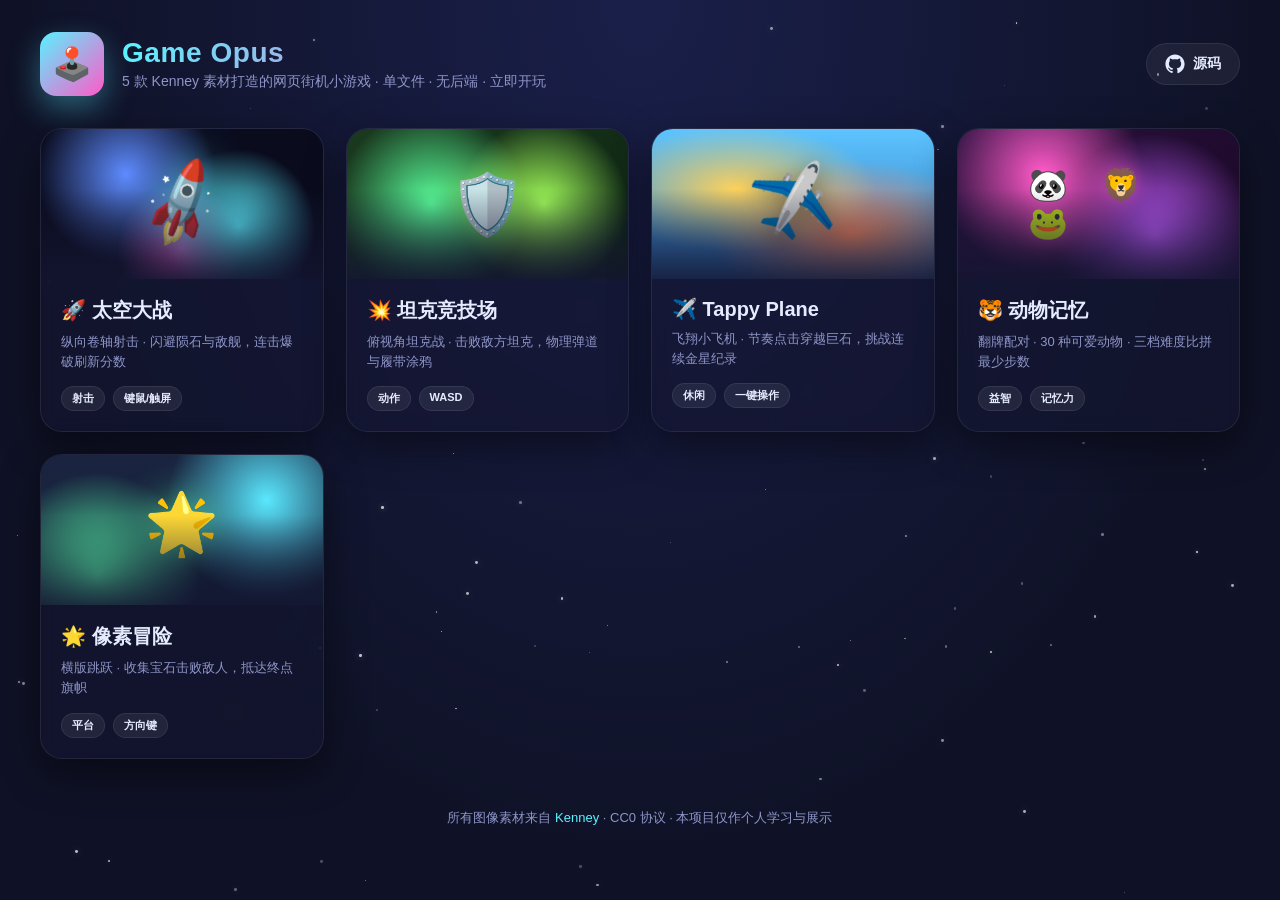
<file: index.html>
<!DOCTYPE html>
<html lang="zh-CN">
<head>
  <meta charset="UTF-8">
  <title>Game Opus · Kenney 像素街机厅</title>
  <meta name="viewport" content="width=device-width, initial-scale=1, maximum-scale=1, user-scalable=no">
  <meta name="theme-color" content="#0f1226">
  <meta name="description" content="使用 Kenney CC0 素材打造的网页小游戏合集 - 太空射击、坦克对战、Tappy Plane、动物记忆、平台跳跃">
  <link rel="icon" type="image/svg+xml" href="favicon.svg">
  <link rel="stylesheet" href="shared/loader.css">
  <link rel="stylesheet" href="home.css">
</head>
<body class="home">
  <div class="stars" id="stars"></div>

  <header class="home-header">
    <div class="brand">
      <div class="logo">🕹️</div>
      <div>
        <h1>Game Opus</h1>
        <p>5 款 Kenney 素材打造的网页街机小游戏 · 单文件 · 无后端 · 立即开玩</p>
      </div>
    </div>
    <a class="github-link" href="https://github.com/GordenSun/Game-Opus" target="_blank" rel="noopener">
      <svg viewBox="0 0 24 24" width="20" height="20" fill="currentColor"><path d="M12 .5C5.65.5.5 5.65.5 12c0 5.08 3.29 9.39 7.86 10.91.58.11.79-.25.79-.56v-2c-3.2.7-3.87-1.37-3.87-1.37-.52-1.32-1.27-1.67-1.27-1.67-1.04-.71.08-.7.08-.7 1.15.08 1.76 1.18 1.76 1.18 1.02 1.75 2.69 1.24 3.35.95.1-.74.4-1.24.72-1.53-2.55-.29-5.24-1.28-5.24-5.7 0-1.26.45-2.28 1.18-3.08-.12-.29-.51-1.46.11-3.04 0 0 .97-.31 3.18 1.18.92-.26 1.91-.39 2.89-.39.98 0 1.97.13 2.89.39 2.21-1.49 3.18-1.18 3.18-1.18.62 1.58.23 2.75.11 3.04.74.8 1.18 1.82 1.18 3.08 0 4.43-2.69 5.4-5.26 5.69.41.36.78 1.06.78 2.14v3.17c0 .31.21.68.8.56C20.21 21.39 23.5 17.08 23.5 12 23.5 5.65 18.35.5 12 .5z"/></svg>
      源码
    </a>
  </header>

  <main class="grid">
    <a class="card" href="games/space-shooter/index.html" style="--c1:#5af2ff;--c2:#5e8bff;">
      <div class="cover cover-space"></div>
      <div class="info">
        <h2>🚀 太空大战</h2>
        <p>纵向卷轴射击 · 闪避陨石与敌舰，连击爆破刷新分数</p>
        <div class="tags"><span>射击</span><span>键鼠/触屏</span></div>
      </div>
    </a>

    <a class="card" href="games/tank-battle/index.html" style="--c1:#a3ff5a;--c2:#5aff9b;">
      <div class="cover cover-tank"></div>
      <div class="info">
        <h2>💥 坦克竞技场</h2>
        <p>俯视角坦克战 · 击败敌方坦克，物理弹道与履带涂鸦</p>
        <div class="tags"><span>动作</span><span>WASD</span></div>
      </div>
    </a>

    <a class="card" href="games/tappy-plane/index.html" style="--c1:#ffd25a;--c2:#ff8a5a;">
      <div class="cover cover-plane"></div>
      <div class="info">
        <h2>✈️ Tappy Plane</h2>
        <p>飞翔小飞机 · 节奏点击穿越巨石，挑战连续金星纪录</p>
        <div class="tags"><span>休闲</span><span>一键操作</span></div>
      </div>
    </a>

    <a class="card" href="games/memory-cards/index.html" style="--c1:#ff5ac8;--c2:#c45aff;">
      <div class="cover cover-cards"></div>
      <div class="info">
        <h2>🐯 动物记忆</h2>
        <p>翻牌配对 · 30 种可爱动物 · 三档难度比拼最少步数</p>
        <div class="tags"><span>益智</span><span>记忆力</span></div>
      </div>
    </a>

    <a class="card" href="games/platformer/index.html" style="--c1:#5affae;--c2:#5ae8ff;">
      <div class="cover cover-platformer"></div>
      <div class="info">
        <h2>🌟 像素冒险</h2>
        <p>横版跳跃 · 收集宝石击败敌人，抵达终点旗帜</p>
        <div class="tags"><span>平台</span><span>方向键</span></div>
      </div>
    </a>
  </main>

  <footer class="home-footer">
    所有图像素材来自 <a href="https://kenney.nl/assets" target="_blank" rel="noopener">Kenney</a> · CC0 协议 ·
    本项目仅作个人学习与展示
  </footer>

  <script>
    // 背景星空粒子（纯 DOM/CSS，超轻量）
    const sc = document.getElementById('stars');
    const COUNT = 90;
    for (let i = 0; i < COUNT; i++) {
      const s = document.createElement('span');
      const size = Math.random() * 2 + 1;
      s.style.cssText = `
        position:absolute;
        left:${Math.random()*100}%;
        top:${Math.random()*100}%;
        width:${size}px;
        height:${size}px;
        border-radius:50%;
        background:#fff;
        opacity:${0.2 + Math.random()*0.6};
        animation: twinkle ${2+Math.random()*4}s ease-in-out ${Math.random()*4}s infinite;
        box-shadow:0 0 ${size*3}px rgba(255,255,255,0.6);
      `;
      sc.appendChild(s);
    }
  </script>
</body>
</html>
</file>
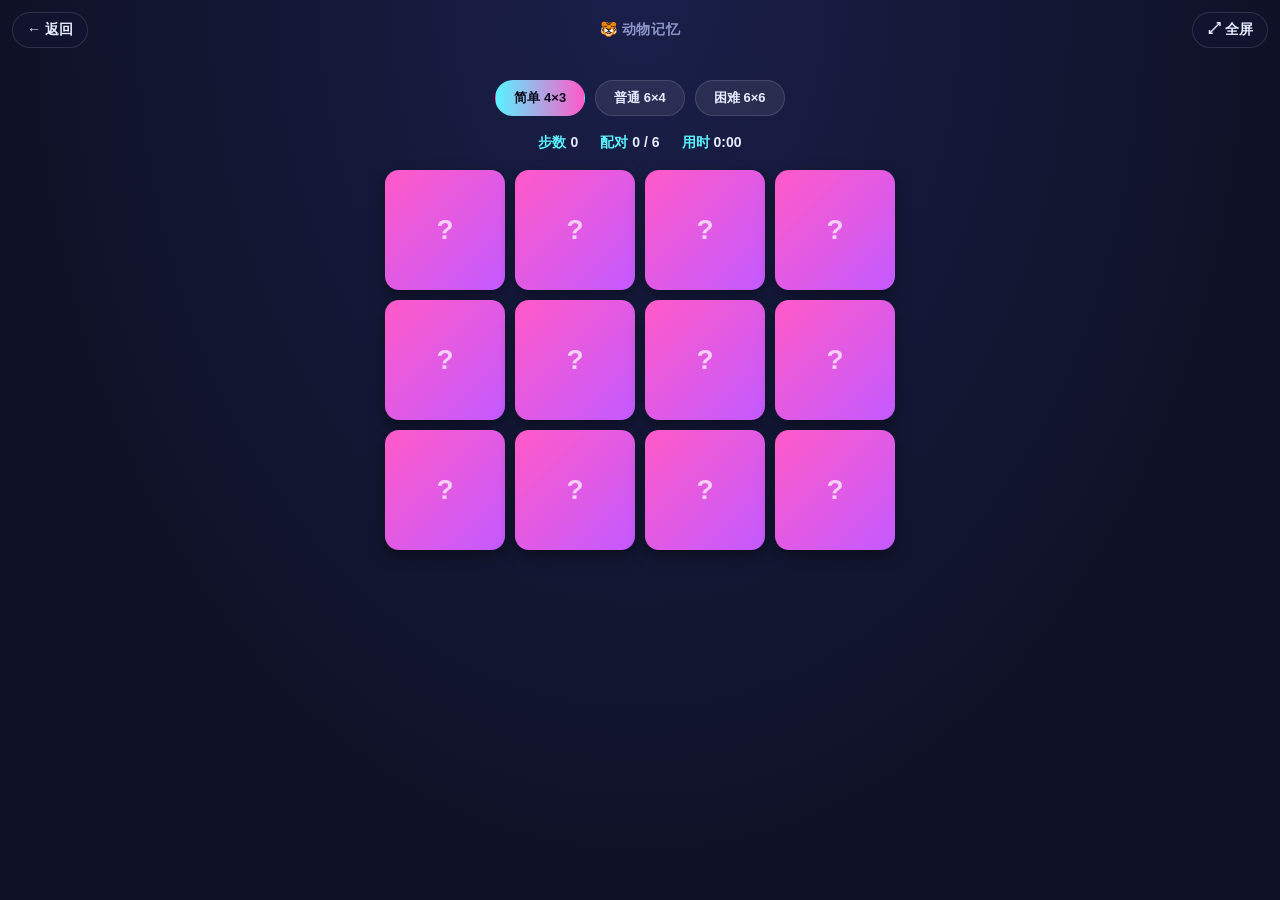
<file: games/memory-cards/index.html>
<!DOCTYPE html>
<html lang="zh-CN">
<head>
  <meta charset="UTF-8">
  <title>动物记忆 · Game Opus</title>
  <meta name="viewport" content="width=device-width, initial-scale=1, maximum-scale=1, user-scalable=no">
  <link rel="icon" type="image/svg+xml" href="../../favicon.svg">
  <link rel="stylesheet" href="../../shared/loader.css">
  <style>
    body.memory { overflow-y: auto; height: auto; min-height: 100%; }
    .memory-page {
      position: relative;
      z-index: 1;
      min-height: 100vh;
      display: flex;
      flex-direction: column;
      align-items: center;
      justify-content: flex-start;
      padding: 80px 16px 40px;
    }
    .difficulty {
      display: flex;
      gap: 10px;
      margin: 0 0 18px;
      flex-wrap: wrap;
      justify-content: center;
    }
    .difficulty button {
      padding: 8px 18px;
      border-radius: 999px;
      background: rgba(255,255,255,0.08);
      border: 1px solid rgba(255,255,255,0.12);
      color: var(--text);
      font-size: 13px;
      font-weight: 700;
      cursor: pointer;
      transition: all .15s;
    }
    .difficulty button.active {
      background: linear-gradient(90deg, var(--accent), var(--accent-2));
      color: #0a0c1e;
      border-color: transparent;
    }
    .difficulty button:hover:not(.active) { background: rgba(255,255,255,0.15); }
    .stats {
      display: flex;
      gap: 22px;
      margin-bottom: 18px;
      font-weight: 700;
      font-size: 14px;
    }
    .stats span b { color: var(--accent); margin-right: 4px; }
    .board {
      display: grid;
      gap: 10px;
      perspective: 1000px;
    }
    .card {
      aspect-ratio: 1 / 1;
      cursor: pointer;
      position: relative;
      transform-style: preserve-3d;
      transition: transform .45s cubic-bezier(.5,.1,.3,1.2);
      border-radius: 14px;
    }
    .card.flipped { transform: rotateY(180deg); }
    .card.matched { transform: rotateY(180deg) scale(0.95); filter: brightness(1.1) drop-shadow(0 0 10px rgba(90,242,255,0.6)); pointer-events: none; }
    .face {
      position: absolute;
      inset: 0;
      backface-visibility: hidden;
      border-radius: 14px;
      box-shadow: 0 6px 16px rgba(0,0,0,0.4);
      display: flex;
      align-items: center;
      justify-content: center;
      overflow: hidden;
    }
    .face.front {
      background: linear-gradient(135deg, #ff5ac8, #c45aff);
      transform: rotateY(0deg);
      color: rgba(255,255,255,0.7);
      font-size: 28px;
      font-weight: 900;
    }
    .face.back {
      background: #fff;
      transform: rotateY(180deg);
    }
    .face.back canvas { width: 80%; height: 80%; }
    @media (max-width: 480px) {
      .card { border-radius: 10px; }
      .face { border-radius: 10px; }
    }
  </style>
</head>
<body class="memory">
  <div class="memory-page">
    <div class="difficulty">
      <button class="active" data-d="easy">简单 4×3</button>
      <button data-d="medium">普通 6×4</button>
      <button data-d="hard">困难 6×6</button>
    </div>
    <div class="stats">
      <span><b>步数</b><span id="stat-moves">0</span></span>
      <span><b>配对</b><span id="stat-matches">0</span> / <span id="stat-total">6</span></span>
      <span><b>用时</b><span id="stat-time">0:00</span></span>
    </div>
    <div class="board" id="board"></div>
  </div>
  <script type="module" src="game.js"></script>
</body>
</html>
</file>
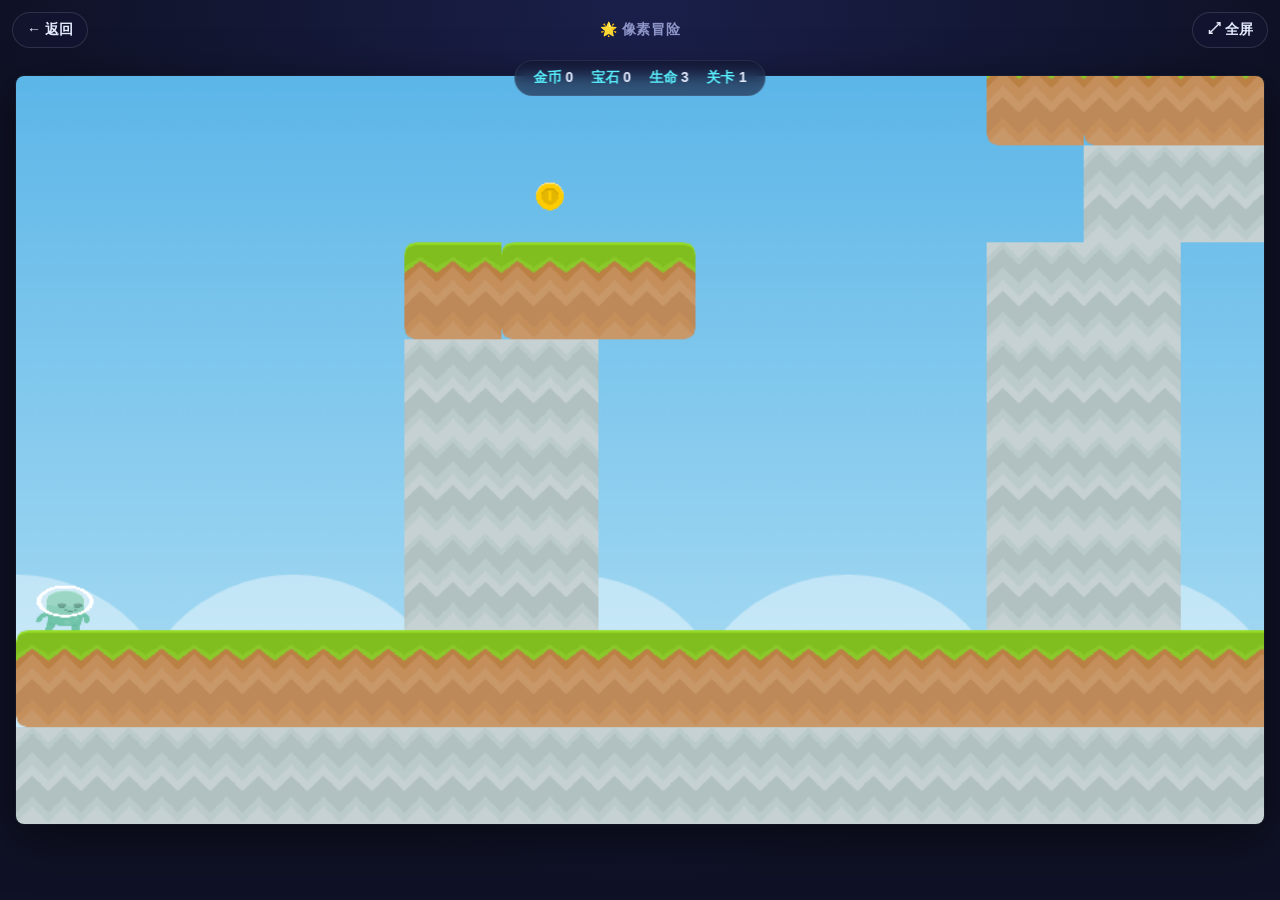
<file: games/platformer/index.html>
<!DOCTYPE html>
<html lang="zh-CN">
<head>
  <meta charset="UTF-8">
  <title>像素冒险 · Game Opus</title>
  <meta name="viewport" content="width=device-width, initial-scale=1, maximum-scale=1, user-scalable=no">
  <link rel="icon" type="image/svg+xml" href="../../favicon.svg">
  <link rel="stylesheet" href="../../shared/loader.css">
  <style>
    .touch-controls {
      position: fixed;
      bottom: 16px;
      left: 0; right: 0;
      display: none;
      justify-content: space-between;
      padding: 0 18px;
      z-index: 40;
      pointer-events: none;
    }
    .touch-controls .group { display: flex; gap: 14px; pointer-events: auto; }
    .touch-btn {
      width: 64px; height: 64px;
      border-radius: 50%;
      background: rgba(20,22,50,0.7);
      border: 1px solid rgba(255,255,255,0.15);
      color: var(--text);
      font-size: 26px;
      font-weight: 800;
      backdrop-filter: blur(8px);
      display: flex; align-items: center; justify-content: center;
      user-select: none;
      -webkit-tap-highlight-color: transparent;
    }
    .touch-btn:active { background: rgba(90, 242, 255, 0.3); }
    body.is-touch .touch-controls { display: flex; }
  </style>
</head>
<body>
  <div class="game-shell">
    <canvas id="game" class="game-canvas" width="900" height="540"></canvas>
  </div>
  <div class="hud" id="hud">
    <span><b>金币</b><span id="hud-coins">0</span></span>
    <span><b>宝石</b><span id="hud-gems">0</span></span>
    <span><b>生命</b><span id="hud-life">3</span></span>
    <span><b>关卡</b><span id="hud-level">1</span></span>
  </div>
  <div class="touch-controls">
    <div class="group">
      <div class="touch-btn" id="btn-left">◀</div>
      <div class="touch-btn" id="btn-right">▶</div>
    </div>
    <div class="group">
      <div class="touch-btn" id="btn-jump">▲</div>
    </div>
  </div>
  <script type="module" src="game.js"></script>
</body>
</html>
</file>
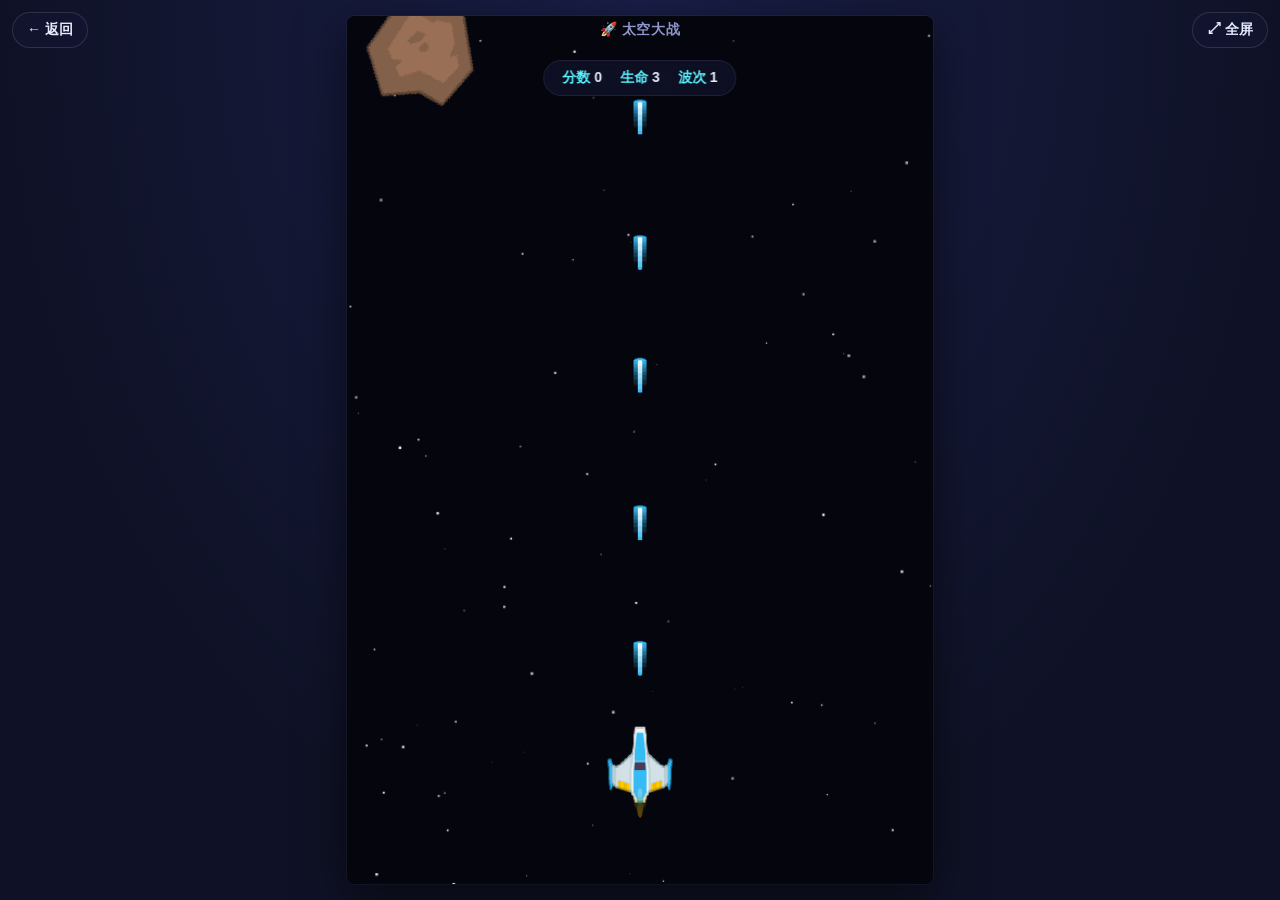
<file: games/space-shooter/index.html>
<!DOCTYPE html>
<html lang="zh-CN">
<head>
  <meta charset="UTF-8">
  <title>太空大战 · Game Opus</title>
  <meta name="viewport" content="width=device-width, initial-scale=1, maximum-scale=1, user-scalable=no">
  <link rel="icon" type="image/svg+xml" href="../../favicon.svg">
  <link rel="stylesheet" href="../../shared/loader.css">
</head>
<body>
  <div class="game-shell">
    <canvas id="game" class="game-canvas" width="540" height="800"></canvas>
  </div>
  <div class="hud" id="hud">
    <span><b>分数</b><span id="hud-score">0</span></span>
    <span><b>生命</b><span id="hud-life">3</span></span>
    <span><b>波次</b><span id="hud-wave">1</span></span>
  </div>
  <script type="module" src="game.js"></script>
</body>
</html>
</file>
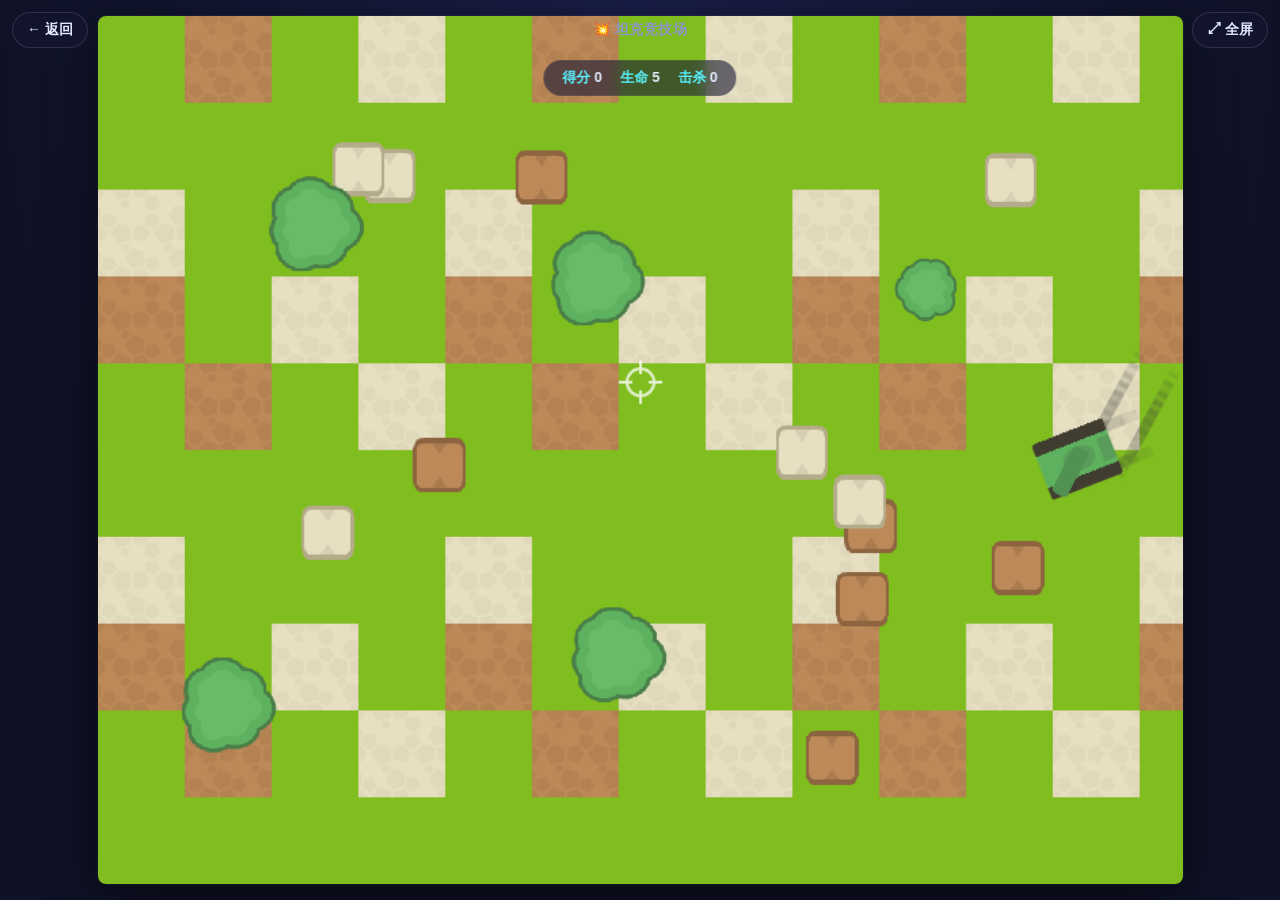
<file: games/tank-battle/index.html>
<!DOCTYPE html>
<html lang="zh-CN">
<head>
  <meta charset="UTF-8">
  <title>坦克竞技场 · Game Opus</title>
  <meta name="viewport" content="width=device-width, initial-scale=1, maximum-scale=1, user-scalable=no">
  <link rel="icon" type="image/svg+xml" href="../../favicon.svg">
  <link rel="stylesheet" href="../../shared/loader.css">
</head>
<body>
  <div class="game-shell">
    <canvas id="game" class="game-canvas" width="800" height="640"></canvas>
  </div>
  <div class="hud" id="hud">
    <span><b>得分</b><span id="hud-score">0</span></span>
    <span><b>生命</b><span id="hud-life">5</span></span>
    <span><b>击杀</b><span id="hud-kill">0</span></span>
  </div>
  <script type="module" src="game.js"></script>
</body>
</html>
</file>
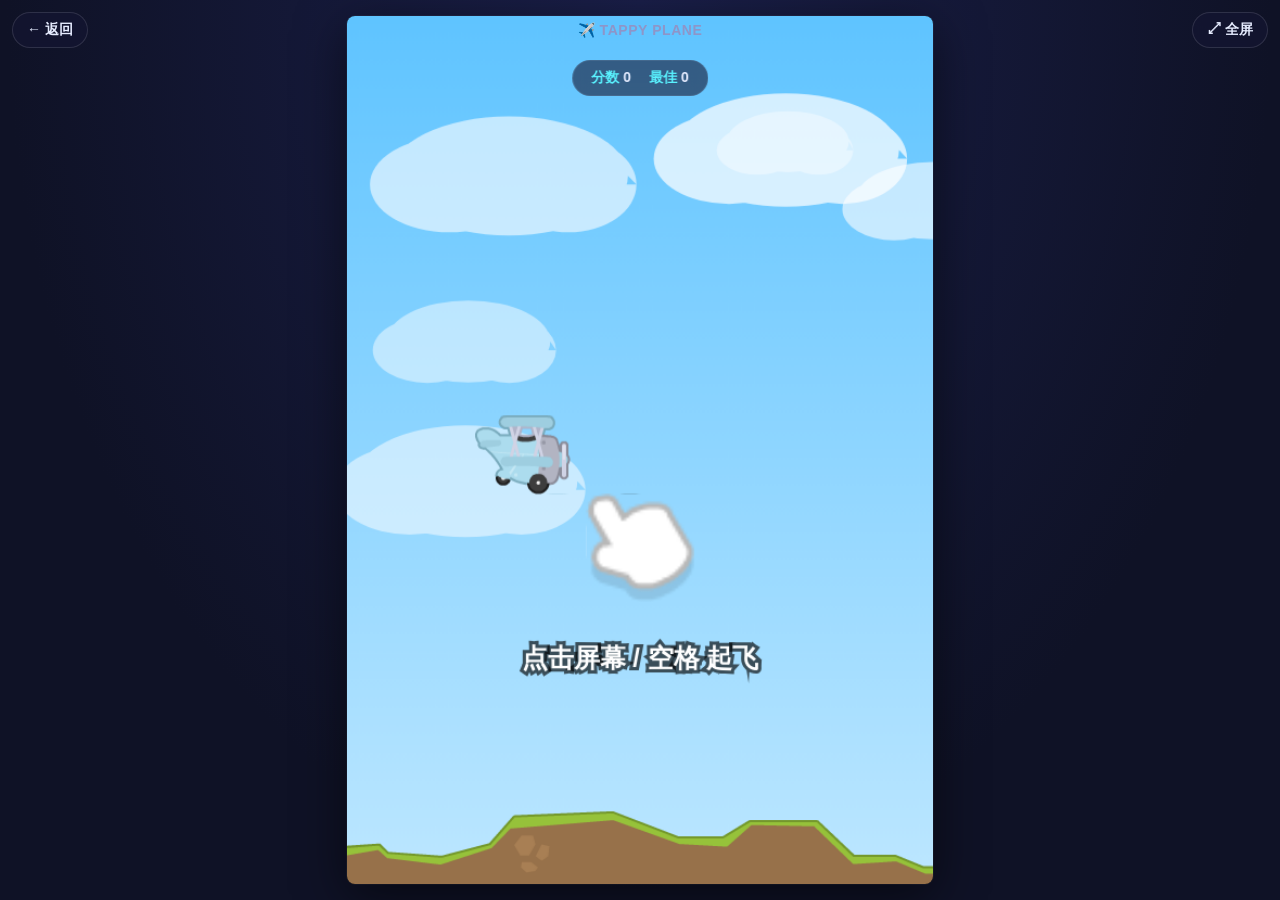
<file: games/tappy-plane/index.html>
<!DOCTYPE html>
<html lang="zh-CN">
<head>
  <meta charset="UTF-8">
  <title>Tappy Plane · Game Opus</title>
  <meta name="viewport" content="width=device-width, initial-scale=1, maximum-scale=1, user-scalable=no">
  <link rel="icon" type="image/svg+xml" href="../../favicon.svg">
  <link rel="stylesheet" href="../../shared/loader.css">
</head>
<body>
  <div class="game-shell">
    <canvas id="game" class="game-canvas" width="540" height="800"></canvas>
  </div>
  <div class="hud" id="hud">
    <span><b>分数</b><span id="hud-score">0</span></span>
    <span><b>最佳</b><span id="hud-best">0</span></span>
  </div>
  <script type="module" src="game.js"></script>
</body>
</html>
</file>
<file: shared/loader.css>
/* 通用加载界面与游戏页面样式 */
:root {
  --bg-1: #0f1226;
  --bg-2: #1a1f4a;
  --accent: #5af2ff;
  --accent-2: #ff5ac8;
  --text: #e6ecff;
  --muted: #8e95c8;
}

* { box-sizing: border-box; }

html, body {
  margin: 0;
  padding: 0;
  height: 100%;
  background: radial-gradient(ellipse at top, var(--bg-2), var(--bg-1) 70%);
  color: var(--text);
  font-family: -apple-system, BlinkMacSystemFont, 'Segoe UI', 'PingFang SC',
    'Microsoft YaHei', Roboto, Helvetica, Arial, sans-serif;
  overflow: hidden;
}

.game-shell {
  position: fixed;
  inset: 0;
  display: flex;
  flex-direction: column;
  align-items: center;
  justify-content: center;
}

.game-canvas {
  display: block;
  max-width: 100%;
  max-height: 100%;
  border-radius: 8px;
  box-shadow: 0 12px 50px rgba(0,0,0,0.55), 0 0 0 1px rgba(255,255,255,0.05);
  background: #000;
  touch-action: none;
}

.topbar {
  position: fixed;
  top: 12px;
  left: 12px;
  right: 12px;
  display: flex;
  justify-content: space-between;
  align-items: center;
  pointer-events: none;
  z-index: 50;
}

.topbar a, .topbar button {
  pointer-events: auto;
  background: rgba(20, 22, 50, 0.7);
  color: var(--text);
  text-decoration: none;
  border: 1px solid rgba(255,255,255,0.12);
  padding: 8px 14px;
  border-radius: 999px;
  font-size: 14px;
  font-weight: 600;
  cursor: pointer;
  backdrop-filter: blur(8px);
  transition: transform .15s ease, background .2s ease;
}

.topbar a:hover, .topbar button:hover {
  background: rgba(90, 242, 255, 0.18);
  transform: translateY(-1px);
}

.title {
  pointer-events: auto;
  font-weight: 800;
  letter-spacing: .04em;
  text-transform: uppercase;
  font-size: 14px;
  color: var(--muted);
}

/* 加载界面 */
.loader-overlay {
  position: fixed;
  inset: 0;
  background: radial-gradient(ellipse at center, #181d40 0%, #0a0c1e 80%);
  display: flex;
  align-items: center;
  justify-content: center;
  z-index: 200;
  transition: opacity .35s ease;
}
.loader-overlay.hidden { opacity: 0; pointer-events: none; }
.loader-card {
  width: min(420px, 88vw);
  text-align: center;
}
.loader-title {
  font-size: 22px;
  font-weight: 800;
  margin-bottom: 18px;
  background: linear-gradient(90deg, var(--accent), var(--accent-2));
  -webkit-background-clip: text;
  background-clip: text;
  color: transparent;
}
.loader-track {
  height: 12px;
  border-radius: 999px;
  background: rgba(255,255,255,0.08);
  overflow: hidden;
  border: 1px solid rgba(255,255,255,0.08);
}
.loader-bar {
  height: 100%;
  width: 0%;
  background: linear-gradient(90deg, var(--accent), var(--accent-2));
  border-radius: 999px;
  transition: width .12s linear;
  box-shadow: 0 0 18px rgba(90, 242, 255, 0.55);
}
.loader-text {
  margin-top: 12px;
  color: var(--muted);
  font-size: 13px;
}

/* 通用屏幕（开始、结束等覆盖层） */
.overlay-screen {
  position: absolute;
  inset: 0;
  display: flex;
  align-items: center;
  justify-content: center;
  background: rgba(8,10,28,0.78);
  backdrop-filter: blur(6px);
  z-index: 30;
}
.overlay-card {
  background: rgba(26, 31, 74, 0.85);
  border: 1px solid rgba(255,255,255,0.08);
  padding: 32px 40px;
  border-radius: 18px;
  text-align: center;
  box-shadow: 0 20px 60px rgba(0,0,0,0.6);
  max-width: 90vw;
}
.overlay-card h1 {
  margin: 0 0 8px;
  font-size: 30px;
  background: linear-gradient(90deg, var(--accent), var(--accent-2));
  -webkit-background-clip: text;
  background-clip: text;
  color: transparent;
}
.overlay-card p {
  margin: 8px 0;
  color: var(--muted);
  font-size: 14px;
  line-height: 1.6;
}
.btn {
  display: inline-block;
  margin-top: 16px;
  padding: 12px 24px;
  background: linear-gradient(90deg, var(--accent), var(--accent-2));
  color: #0a0c1e;
  border: none;
  border-radius: 999px;
  font-size: 15px;
  font-weight: 800;
  letter-spacing: .04em;
  cursor: pointer;
  box-shadow: 0 8px 24px rgba(90, 242, 255, 0.3);
  transition: transform .12s ease;
}
.btn:hover { transform: translateY(-2px) scale(1.03); }
.btn:active { transform: translateY(0); }

.hud {
  position: fixed;
  top: 60px;
  left: 50%;
  transform: translateX(-50%);
  display: flex;
  gap: 18px;
  padding: 8px 18px;
  background: rgba(20,22,50,0.6);
  backdrop-filter: blur(8px);
  border: 1px solid rgba(255,255,255,0.08);
  border-radius: 999px;
  font-weight: 700;
  font-size: 14px;
  z-index: 20;
  pointer-events: none;
}
.hud span b { color: var(--accent); margin-right: 4px; font-weight: 700; }
</file>
<file: home.css>
html, body.home { overflow-y: auto; height: auto; min-height: 100%; }
body.home {
  padding: 32px 24px 60px;
  position: relative;
}

.stars {
  position: fixed;
  inset: 0;
  z-index: 0;
  pointer-events: none;
  overflow: hidden;
}
@keyframes twinkle {
  0%, 100% { transform: scale(1); opacity: .35; }
  50% { transform: scale(1.6); opacity: 1; }
}

.home-header {
  position: relative;
  z-index: 1;
  max-width: 1200px;
  margin: 0 auto 32px;
  display: flex;
  align-items: center;
  justify-content: space-between;
  gap: 24px;
  flex-wrap: wrap;
}
.brand {
  display: flex;
  align-items: center;
  gap: 18px;
}
.logo {
  width: 64px;
  height: 64px;
  display: flex;
  align-items: center;
  justify-content: center;
  font-size: 32px;
  border-radius: 16px;
  background: linear-gradient(135deg, var(--accent), var(--accent-2));
  box-shadow: 0 12px 30px rgba(90, 242, 255, 0.35);
}
.brand h1 {
  margin: 0;
  font-size: 28px;
  letter-spacing: .02em;
  background: linear-gradient(90deg, var(--accent), var(--accent-2));
  -webkit-background-clip: text;
  background-clip: text;
  color: transparent;
}
.brand p {
  margin: 4px 0 0;
  color: var(--muted);
  font-size: 14px;
}
.github-link {
  display: inline-flex;
  align-items: center;
  gap: 8px;
  padding: 10px 18px;
  border-radius: 999px;
  background: rgba(255,255,255,0.06);
  color: var(--text);
  text-decoration: none;
  font-weight: 600;
  font-size: 14px;
  border: 1px solid rgba(255,255,255,0.08);
  transition: background .2s ease;
}
.github-link:hover { background: rgba(255,255,255,0.12); }

.grid {
  position: relative;
  z-index: 1;
  max-width: 1200px;
  margin: 0 auto;
  display: grid;
  grid-template-columns: repeat(auto-fill, minmax(260px, 1fr));
  gap: 22px;
}

.card {
  position: relative;
  border-radius: 22px;
  overflow: hidden;
  background: rgba(20, 22, 50, 0.55);
  border: 1px solid rgba(255,255,255,0.08);
  text-decoration: none;
  color: var(--text);
  transition: transform .25s ease, box-shadow .25s ease, border-color .25s ease;
  box-shadow: 0 14px 40px rgba(0,0,0,0.45);
  display: flex;
  flex-direction: column;
  backdrop-filter: blur(8px);
}
.card::after {
  content: '';
  position: absolute;
  inset: 0;
  border-radius: inherit;
  pointer-events: none;
  background: linear-gradient(135deg, var(--c1), var(--c2));
  opacity: 0;
  mix-blend-mode: overlay;
  transition: opacity .25s ease;
}
.card:hover { transform: translateY(-6px); border-color: rgba(255,255,255,0.18); box-shadow: 0 22px 60px rgba(0,0,0,0.6); }
.card:hover::after { opacity: .35; }

.cover {
  height: 150px;
  background-size: cover;
  background-position: center;
  position: relative;
  overflow: hidden;
}
.cover::after {
  content: '';
  position: absolute;
  inset: 0;
  background: linear-gradient(180deg, transparent 40%, rgba(20,22,50,0.85) 100%);
}

/* 每个游戏的封面：使用 SVG gradient + emoji + 形状构建独特视觉 */
.cover-space {
  background:
    radial-gradient(circle at 30% 30%, #5e8bff 0%, transparent 40%),
    radial-gradient(circle at 70% 65%, #5af2ff 0%, transparent 35%),
    radial-gradient(circle at 50% 80%, #ff5ac8 0%, transparent 35%),
    #0a0c1e;
}
.cover-space::before {
  content: '🚀';
  position: absolute;
  font-size: 64px;
  left: 50%; top: 50%;
  transform: translate(-50%,-50%) rotate(-25deg);
  filter: drop-shadow(0 0 18px rgba(90, 242, 255, 0.7));
}

.cover-tank {
  background:
    radial-gradient(circle at 30% 50%, #5aff9b 0%, transparent 45%),
    radial-gradient(circle at 70% 50%, #a3ff5a 0%, transparent 40%),
    linear-gradient(135deg, #1a3a1f, #0e2412);
}
.cover-tank::before {
  content: '🛡️';
  position: absolute;
  font-size: 60px;
  left: 50%; top: 50%;
  transform: translate(-50%,-50%);
  filter: drop-shadow(0 0 18px rgba(163, 255, 90, 0.6));
}

.cover-plane {
  background:
    radial-gradient(ellipse at 30% 40%, #ffd25a 0%, transparent 50%),
    radial-gradient(ellipse at 70% 70%, #ff8a5a 0%, transparent 50%),
    linear-gradient(180deg, #5dc4ff, #2b6cb0);
}
.cover-plane::before {
  content: '✈️';
  position: absolute;
  font-size: 64px;
  left: 50%; top: 50%;
  transform: translate(-50%,-50%) rotate(-15deg);
  filter: drop-shadow(0 6px 12px rgba(0,0,0,0.4));
}

.cover-cards {
  background:
    radial-gradient(circle at 30% 30%, #ff5ac8 0%, transparent 45%),
    radial-gradient(circle at 70% 70%, #c45aff 0%, transparent 45%),
    linear-gradient(135deg, #2b1240, #1a0826);
}
.cover-cards::before {
  content: '🐼 🦁 🐸';
  position: absolute;
  left: 50%; top: 50%;
  transform: translate(-50%,-50%);
  font-size: 32px;
  letter-spacing: 12px;
  filter: drop-shadow(0 0 10px rgba(255, 90, 200, 0.5));
}

.cover-platformer {
  background:
    radial-gradient(circle at 20% 80%, #5affae 0%, transparent 40%),
    radial-gradient(circle at 80% 30%, #5ae8ff 0%, transparent 40%),
    linear-gradient(180deg, #1a2440, #122036);
}
.cover-platformer::before {
  content: '🌟';
  position: absolute;
  font-size: 60px;
  left: 50%; top: 45%;
  transform: translate(-50%,-50%);
  filter: drop-shadow(0 0 18px rgba(90, 255, 174, 0.7));
}

.info {
  padding: 18px 20px 20px;
  position: relative;
  z-index: 1;
}
.info h2 {
  margin: 0 0 8px;
  font-size: 20px;
  font-weight: 800;
}
.info p {
  margin: 0;
  color: var(--muted);
  font-size: 13px;
  line-height: 1.55;
  min-height: 40px;
}
.tags {
  margin-top: 14px;
  display: flex;
  gap: 8px;
  flex-wrap: wrap;
}
.tags span {
  font-size: 11px;
  padding: 4px 10px;
  border-radius: 999px;
  background: rgba(255,255,255,0.07);
  border: 1px solid rgba(255,255,255,0.08);
  color: var(--text);
  font-weight: 600;
}

.home-footer {
  position: relative;
  z-index: 1;
  max-width: 1200px;
  margin: 50px auto 0;
  text-align: center;
  color: var(--muted);
  font-size: 13px;
}
.home-footer a { color: var(--accent); text-decoration: none; }
.home-footer a:hover { text-decoration: underline; }

@media (max-width: 540px) {
  body.home { padding: 20px 14px 40px; }
  .brand h1 { font-size: 22px; }
  .brand p { font-size: 12px; }
  .logo { width: 52px; height: 52px; font-size: 26px; }
}
</file>
